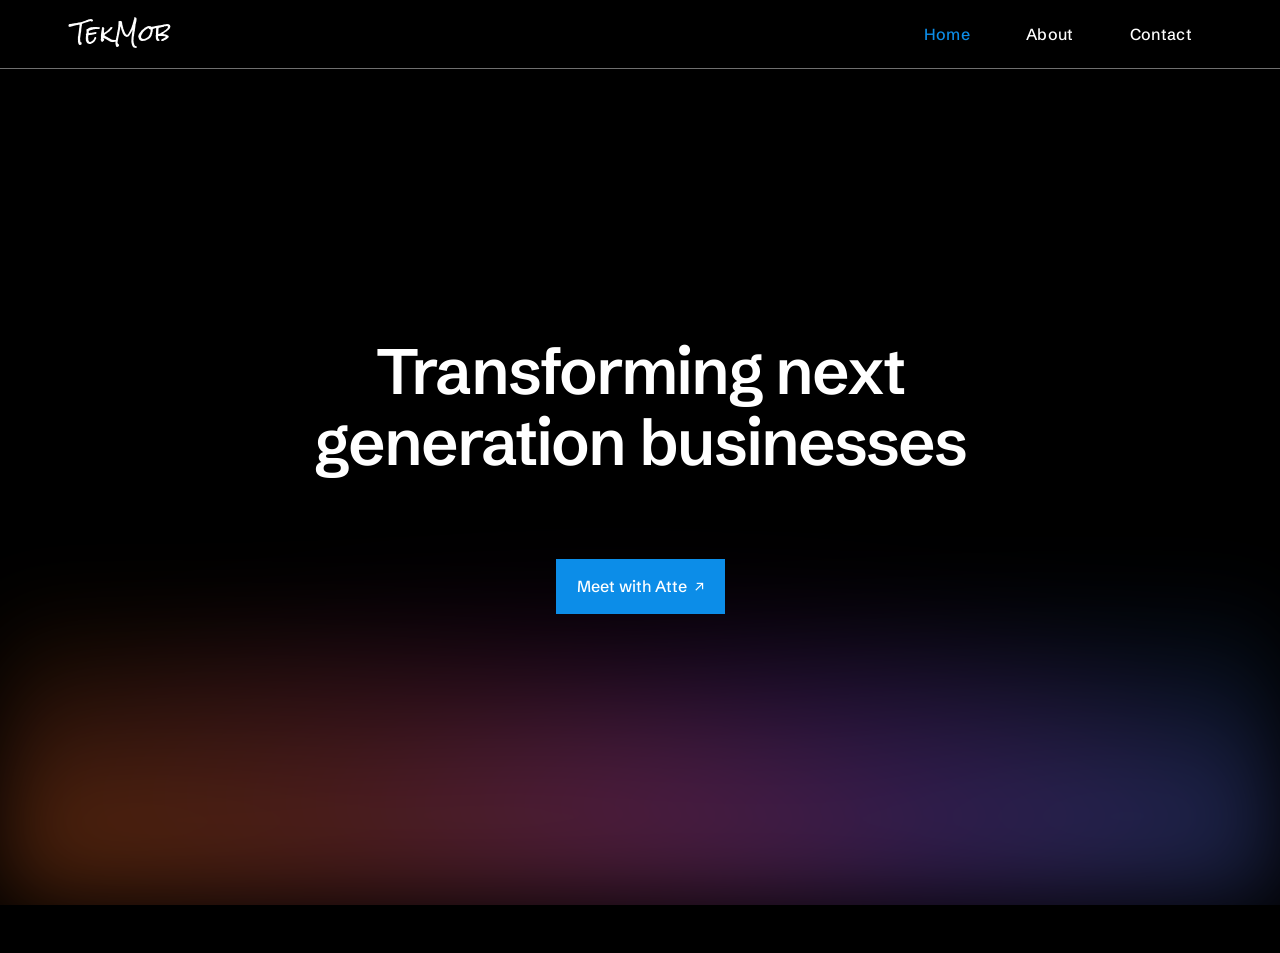
<file: index.html>
<!DOCTYPE html>
<html lang="en">
<head>
  <meta charset="UTF-8">
  <meta name="viewport" content="width=device-width, initial-scale=1.0">
  <title>Tekmob</title>
  <link rel="icon" type="image/svg+xml" href="favicon.svg">
  <link rel="preconnect" href="https://fonts.googleapis.com">
  <link rel="preconnect" href="https://fonts.gstatic.com" crossorigin>
  <link href="https://fonts.googleapis.com/css2?family=Rock+Salt&family=Schibsted+Grotesk:ital,wght@0,400..900;1,400..900&display=swap" rel="stylesheet">
  <link rel="stylesheet" href="styles.css">
</head>
<body>
  <header class="site-header">
    <nav class="nav" role="navigation" aria-label="Main navigation">
      <a href="#" class="logo" aria-label="TekMob home">
        <span class="logo-text">TekMob</span>
      </a>
      <ul class="nav-tabs" role="tablist">
        <li><button id="tab-home" class="tab-btn active" data-tab="home" aria-selected="true" role="tab">Home</button></li>
        <li><button id="tab-about" class="tab-btn" data-tab="about" aria-selected="false" role="tab">About</button></li>
        <li><button id="tab-contact" class="tab-btn" data-tab="contact" aria-selected="false" role="tab">Contact</button></li>
      </ul>
    </nav>
  </header>

  <main class="main-content">
    <!-- Home: hero pane + services pane (scroll threshold between) -->
    <section id="home" class="tab-panel tab-panel--home active" role="tabpanel" aria-labelledby="tab-home">
      <div class="home-viewport" id="home-viewport">
        <div class="home-track" id="home-track">
          <div class="home-pane home-pane--hero" id="home-pane-hero">
            <div class="landing-ambient landing-ambient--hero" aria-hidden="true"></div>
            <div class="hero-inner" id="home-hero-inner">
              <h1 class="tagline">Transforming next generation businesses</h1>
              <div class="hero-actions">
                <a href="https://calendar.proton.me/bookings#CppxBV-J1fGW0lrfEm2di80X8o7z9setK14ssYY563Q=" class="contact-link contact-link--accent" target="_blank" rel="noopener noreferrer">
                  Meet with Atte
                  <span class="link-arrow" aria-hidden="true">↗</span>
                </a>
              </div>
            </div>
          </div>
          <div class="home-pane home-pane--services" id="home-pane-services">
            <div class="landing-ambient landing-ambient--services" aria-hidden="true"></div>
            <div class="home-services-scroll" id="home-services-scroll">
              <div class="services">
                <h2 class="section-heading">Consulting services</h2>
                <div class="services-grid">
                  <article class="service-card">
                    <h3 class="service-title">Product &amp; Engineering</h3>
                    <p class="service-desc">Product development and building technical solutions. Electrical engineering, systems design and delivery. Focus on hardware, testing, microcontrollers, C programming, IoT, prototyping and radio technology. Experienced in measurements and fluent with high and low voltage analog systems.</p>
                  </article>
                  <article class="service-card">
                    <h3 class="service-title">Go-to-Market &amp; Sales</h3>
                    <p class="service-desc">Competitor analysis, sales strategy development and execution. New customer acquisition, managing CRM, outbound prospecting and outreach (cold calling). Testing product market fit assumptions and outbound approaches.</p>
                  </article>
                  <article class="service-card">
                    <h3 class="service-title">Management Advice</h3>
                    <p class="service-desc">Objective business counseling and personal leadership coaching. Internal current state analysis including recommendations on team management and interpersonal levels.</p>
                  </article>
                  <article class="service-card">
                    <h3 class="service-title">Security &amp; Control</h3>
                    <p class="service-desc">Operations risk analysis and system governance. Internal current state analysis versus industry best practices. Including policy assessment, system vulnerability analysis, networks and business information security.</p>
                  </article>
                </div>
              </div>
              <p class="home-services-footer">Tekmob Oy 3570087-5</p>
            </div>
          </div>
        </div>
      </div>
    </section>

    <!-- About -->
    <section id="about" class="tab-panel tab-panel--glow" role="tabpanel" aria-labelledby="tab-about" hidden>
      <div class="landing-ambient landing-ambient--page" aria-hidden="true"></div>
      <div class="about-content">
        <h2 class="section-heading">About Me</h2>
        <ul class="about-intro">
          <li>Solo consultant</li>
          <li>Master of Science</li>
          <li>Bachelor of Engineering</li>
        </ul>
        <div class="about-section">
          <h3 class="sub-heading">Background</h3>
          <p class="body-copy">Electronics engineer with a strong background in product development and building technical solutions. Track record of delivering in fast-paced, unstructured environments.</p>
        </div>
        <div class="about-section">
          <h3 class="sub-heading">Framework</h3>
          <p class="body-copy">Peter Block's <em>Flawless Consulting</em>: &ldquo;A Guide to Getting Your Expertise Used&rdquo;</p>
        </div>
        <div class="about-section">
          <h3 class="sub-heading">Resume</h3>
          <a href="./Resume%20Atte%20N%2E%2Epdf" class="contact-link contact-link--ghost" target="_blank" rel="noopener noreferrer">
            Open resume (PDF)
            <span class="link-arrow" aria-hidden="true">↗</span>
          </a>
        </div>
      </div>
    </section>

    <!-- Contact -->
    <section id="contact" class="tab-panel tab-panel--glow" role="tabpanel" aria-labelledby="tab-contact" hidden>
      <div class="landing-ambient landing-ambient--page" aria-hidden="true"></div>
      <div class="contact-content">
        <h2 class="section-heading">Get in Touch</h2>
        <div class="contact-links">
          <a href="https://github.com/mcatsku" class="contact-link contact-link--ghost" target="_blank" rel="noopener noreferrer">
            github.com/mcatsku
            <span class="link-arrow" aria-hidden="true">↗</span>
          </a>
          <a href="tel:+358451084774" class="contact-link contact-link--ghost">
            +358 45 108 4774
            <span class="link-arrow" aria-hidden="true">↗</span>
          </a>
          <a href="https://calendar.proton.me/bookings#CppxBV-J1fGW0lrfEm2di80X8o7z9setK14ssYY563Q=" class="contact-link contact-link--ghost" target="_blank" rel="noopener noreferrer">
            Meet with Atte
            <span class="link-arrow" aria-hidden="true">↗</span>
          </a>
          <a href="mailto:info@tekmob.fi" class="contact-btn">
            info@tekmob.fi
            <span class="link-arrow" aria-hidden="true">↗</span>
          </a>
        </div>
      </div>
    </section>
  </main>

  <footer class="site-footer">
    Tekmob Oy 3570087-5
  </footer>

  <script src="script.js"></script>
</body>
</html>
</file>
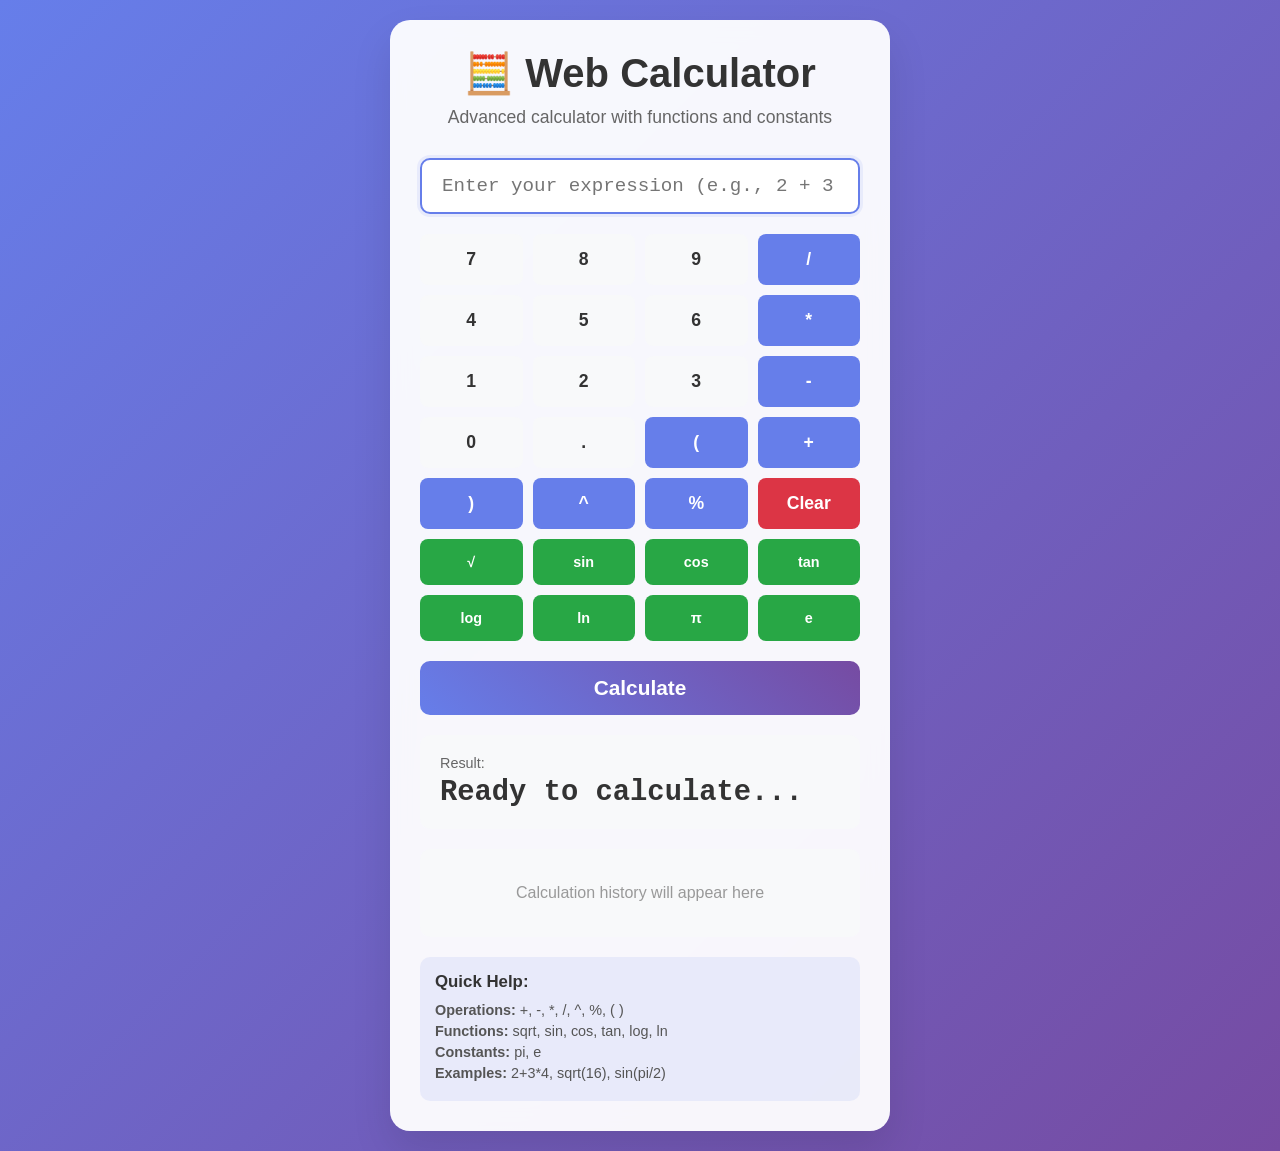
<file: calculator.html>
<!DOCTYPE html>
<html lang="en">
<head>
    <meta charset="UTF-8">
    <meta name="viewport" content="width=device-width, initial-scale=1.0">
    <title>🧮 Web Calculator</title>
    <style>
        * {
            margin: 0;
            padding: 0;
            box-sizing: border-box;
        }

        body {
            font-family: 'Segoe UI', Tahoma, Geneva, Verdana, sans-serif;
            background: linear-gradient(135deg, #667eea 0%, #764ba2 100%);
            min-height: 100vh;
            display: flex;
            align-items: center;
            justify-content: center;
            padding: 20px;
        }

        .calculator-container {
            background: rgba(255, 255, 255, 0.95);
            border-radius: 20px;
            padding: 30px;
            box-shadow: 0 20px 40px rgba(0, 0, 0, 0.1);
            backdrop-filter: blur(10px);
            max-width: 500px;
            width: 100%;
        }

        .header {
            text-align: center;
            margin-bottom: 30px;
        }

        .header h1 {
            color: #333;
            font-size: 2.5em;
            margin-bottom: 10px;
        }

        .header p {
            color: #666;
            font-size: 1.1em;
        }

        .input-section {
            margin-bottom: 20px;
        }

        .expression-input {
            width: 100%;
            padding: 15px 20px;
            font-size: 1.2em;
            border: 2px solid #e0e0e0;
            border-radius: 10px;
            outline: none;
            transition: all 0.3s ease;
            font-family: 'Courier New', monospace;
        }

        .expression-input:focus {
            border-color: #667eea;
            box-shadow: 0 0 0 3px rgba(102, 126, 234, 0.1);
        }

        .buttons-section {
            display: grid;
            grid-template-columns: repeat(4, 1fr);
            gap: 10px;
            margin-bottom: 20px;
        }

        .btn {
            padding: 15px;
            font-size: 1.1em;
            border: none;
            border-radius: 8px;
            cursor: pointer;
            transition: all 0.2s ease;
            font-weight: 600;
        }

        .btn:hover {
            transform: translateY(-2px);
            box-shadow: 0 4px 8px rgba(0, 0, 0, 0.2);
        }

        .btn-number {
            background: #f8f9fa;
            color: #333;
        }

        .btn-number:hover {
            background: #e9ecef;
        }

        .btn-operator {
            background: #667eea;
            color: white;
        }

        .btn-operator:hover {
            background: #5a6fd8;
        }

        .btn-function {
            background: #28a745;
            color: white;
            font-size: 0.9em;
        }

        .btn-function:hover {
            background: #218838;
        }

        .btn-special {
            background: #dc3545;
            color: white;
        }

        .btn-special:hover {
            background: #c82333;
        }

        .calculate-btn {
            width: 100%;
            padding: 15px;
            font-size: 1.3em;
            background: linear-gradient(45deg, #667eea, #764ba2);
            color: white;
            border: none;
            border-radius: 10px;
            cursor: pointer;
            font-weight: bold;
            transition: all 0.3s ease;
            margin-bottom: 20px;
        }

        .calculate-btn:hover {
            transform: translateY(-2px);
            box-shadow: 0 6px 12px rgba(0, 0, 0, 0.2);
        }

        .result-section {
            background: #f8f9fa;
            border-radius: 10px;
            padding: 20px;
            margin-bottom: 20px;
        }

        .result-label {
            color: #666;
            font-size: 0.9em;
            margin-bottom: 5px;
        }

        .result-value {
            font-size: 1.8em;
            font-weight: bold;
            color: #333;
            font-family: 'Courier New', monospace;
            word-break: break-all;
        }

        .history-section {
            max-height: 200px;
            overflow-y: auto;
            background: #f8f9fa;
            border-radius: 10px;
            padding: 15px;
        }

        .history-item {
            display: flex;
            justify-content: space-between;
            padding: 5px 0;
            border-bottom: 1px solid #e0e0e0;
            font-family: 'Courier New', monospace;
        }

        .history-item:last-child {
            border-bottom: none;
        }

        .history-expression {
            color: #666;
        }

        .history-result {
            color: #333;
            font-weight: bold;
        }

        .help-section {
            margin-top: 20px;
            padding: 15px;
            background: rgba(102, 126, 234, 0.1);
            border-radius: 10px;
            font-size: 0.9em;
            color: #555;
        }

        .help-section h3 {
            margin-bottom: 10px;
            color: #333;
        }

        .help-section ul {
            list-style: none;
            padding-left: 0;
        }

        .help-section li {
            margin-bottom: 5px;
        }

        .error {
            color: #dc3545;
            font-weight: bold;
        }

        @media (max-width: 600px) {
            .calculator-container {
                padding: 20px;
            }
            
            .header h1 {
                font-size: 2em;
            }
            
            .buttons-section {
                grid-template-columns: repeat(3, 1fr);
            }
        }
    </style>
</head>
<body>
    <div class="calculator-container">
        <div class="header">
            <h1>🧮 Web Calculator</h1>
            <p>Advanced calculator with functions and constants</p>
        </div>

        <div class="input-section">
            <input type="text" id="expressionInput" class="expression-input" 
                   placeholder="Enter your expression (e.g., 2 + 3 * 4, sqrt(16), sin(pi/2))"
                   autocomplete="off">
        </div>

        <div class="buttons-section">
            <!-- Numbers -->
            <button class="btn btn-number" onclick="appendToExpression('7')">7</button>
            <button class="btn btn-number" onclick="appendToExpression('8')">8</button>
            <button class="btn btn-number" onclick="appendToExpression('9')">9</button>
            <button class="btn btn-operator" onclick="appendToExpression('/')">/</button>
            
            <button class="btn btn-number" onclick="appendToExpression('4')">4</button>
            <button class="btn btn-number" onclick="appendToExpression('5')">5</button>
            <button class="btn btn-number" onclick="appendToExpression('6')">6</button>
            <button class="btn btn-operator" onclick="appendToExpression('*')">*</button>
            
            <button class="btn btn-number" onclick="appendToExpression('1')">1</button>
            <button class="btn btn-number" onclick="appendToExpression('2')">2</button>
            <button class="btn btn-number" onclick="appendToExpression('3')">3</button>
            <button class="btn btn-operator" onclick="appendToExpression('-')">-</button>
            
            <button class="btn btn-number" onclick="appendToExpression('0')">0</button>
            <button class="btn btn-number" onclick="appendToExpression('.')">.</button>
            <button class="btn btn-operator" onclick="appendToExpression('(')">(</button>
            <button class="btn btn-operator" onclick="appendToExpression('+')">+</button>
            
            <!-- Functions and operators -->
            <button class="btn btn-operator" onclick="appendToExpression(')')">)</button>
            <button class="btn btn-operator" onclick="appendToExpression('^')">^</button>
            <button class="btn btn-operator" onclick="appendToExpression('%')">%</button>
            <button class="btn btn-special" onclick="clearExpression()">Clear</button>
            
            <button class="btn btn-function" onclick="appendToExpression('sqrt(')">√</button>
            <button class="btn btn-function" onclick="appendToExpression('sin(')">sin</button>
            <button class="btn btn-function" onclick="appendToExpression('cos(')">cos</button>
            <button class="btn btn-function" onclick="appendToExpression('tan(')">tan</button>
            
            <button class="btn btn-function" onclick="appendToExpression('log(')">log</button>
            <button class="btn btn-function" onclick="appendToExpression('ln(')">ln</button>
            <button class="btn btn-function" onclick="appendToExpression('pi')">π</button>
            <button class="btn btn-function" onclick="appendToExpression('e')">e</button>
        </div>

        <button class="calculate-btn" onclick="calculate()">Calculate</button>

        <div class="result-section">
            <div class="result-label">Result:</div>
            <div id="result" class="result-value">Ready to calculate...</div>
        </div>

        <div class="history-section" id="history">
            <div style="text-align: center; color: #999; padding: 20px;">
                Calculation history will appear here
            </div>
        </div>

        <div class="help-section">
            <h3>Quick Help:</h3>
            <ul>
                <li><strong>Operations:</strong> +, -, *, /, ^, %, ( )</li>
                <li><strong>Functions:</strong> sqrt, sin, cos, tan, log, ln</li>
                <li><strong>Constants:</strong> pi, e</li>
                <li><strong>Examples:</strong> 2+3*4, sqrt(16), sin(pi/2)</li>
            </ul>
        </div>
    </div>

    <script>
        class WebCalculator {
            constructor() {
                this.operators = {
                    '+': { precedence: 1, fn: (a, b) => a + b },
                    '-': { precedence: 1, fn: (a, b) => a - b },
                    '*': { precedence: 2, fn: (a, b) => a * b },
                    '/': { precedence: 2, fn: (a, b) => a / b },
                    '%': { precedence: 2, fn: (a, b) => a % b },
                    '^': { precedence: 3, fn: (a, b) => Math.pow(a, b) },
                    '**': { precedence: 3, fn: (a, b) => Math.pow(a, b) }
                };

                this.functions = {
                    'sin': Math.sin,
                    'cos': Math.cos,
                    'tan': Math.tan,
                    'sqrt': Math.sqrt,
                    'log': Math.log10,
                    'ln': Math.log,
                    'abs': Math.abs,
                    'round': Math.round
                };

                this.constants = {
                    'pi': Math.PI,
                    'e': Math.E
                };

                this.history = [];
            }

            tokenize(expression) {
                // Replace constants
                for (const [name, value] of Object.entries(this.constants)) {
                    expression = expression.replace(new RegExp(name, 'g'), value.toString());
                }

                // Tokenize
                const pattern = /(\d+\.?\d*|[+\-*/()^%]|\*\*|[a-zA-Z_]\w*)/g;
                return expression.replace(/\s/g, '').match(pattern) || [];
            }

            infixToPostfix(tokens) {
                const output = [];
                const operatorStack = [];

                for (const token of tokens) {
                    if (this.isNumber(token)) {
                        output.push(token);
                    } else if (token in this.functions) {
                        operatorStack.push(token);
                    } else if (token in this.operators) {
                        while (operatorStack.length > 0 &&
                               operatorStack[operatorStack.length - 1] !== '(' &&
                               operatorStack[operatorStack.length - 1] in this.operators &&
                               this.operators[operatorStack[operatorStack.length - 1]].precedence >= 
                               this.operators[token].precedence) {
                            output.push(operatorStack.pop());
                        }
                        operatorStack.push(token);
                    } else if (token === '(') {
                        operatorStack.push(token);
                    } else if (token === ')') {
                        while (operatorStack.length > 0 && operatorStack[operatorStack.length - 1] !== '(') {
                            output.push(operatorStack.pop());
                        }
                        if (operatorStack.length > 0 && operatorStack[operatorStack.length - 1] === '(') {
                            operatorStack.pop();
                        }
                        if (operatorStack.length > 0 && operatorStack[operatorStack.length - 1] in this.functions) {
                            output.push(operatorStack.pop());
                        }
                    }
                }

                while (operatorStack.length > 0) {
                    output.push(operatorStack.pop());
                }

                return output;
            }

            evaluatePostfix(postfix) {
                const stack = [];

                for (const token of postfix) {
                    if (this.isNumber(token)) {
                        stack.push(parseFloat(token));
                    } else if (token in this.operators) {
                        if (stack.length < 2) {
                            throw new Error(`Not enough operands for '${token}'`);
                        }
                        const b = stack.pop();
                        const a = stack.pop();
                        const result = this.operators[token].fn(a, b);
                        stack.push(result);
                    } else if (token in this.functions) {
                        if (stack.length < 1) {
                            throw new Error(`Not enough arguments for '${token}'`);
                        }
                        const a = stack.pop();
                        const result = this.functions[token](a);
                        stack.push(result);
                    }
                }

                if (stack.length !== 1) {
                    throw new Error('Invalid expression');
                }

                return stack[0];
            }

            isNumber(token) {
                return !isNaN(parseFloat(token)) && isFinite(token);
            }

            calculate(expression) {
                try {
                    if (!expression.trim()) {
                        throw new Error('Empty expression');
                    }

                    const tokens = this.tokenize(expression);
                    const postfix = this.infixToPostfix(tokens);
                    const result = this.evaluatePostfix(postfix);

                    if (!isFinite(result)) {
                        throw new Error('Result is not finite');
                    }

                    // Format result
                    const formattedResult = Number.isInteger(result) ? result : 
                                          parseFloat(result.toFixed(10));
                    
                    // Add to history
                    this.addToHistory(expression, formattedResult);
                    
                    return formattedResult;

                } catch (error) {
                    if (error.message.includes('Division by zero') || 
                        (typeof error.result === 'number' && !isFinite(error.result))) {
                        throw new Error('Division by zero');
                    }
                    throw error;
                }
            }

            addToHistory(expression, result) {
                this.history.unshift({ expression, result });
                if (this.history.length > 10) {
                    this.history.pop();
                }
                this.updateHistoryDisplay();
            }

            updateHistoryDisplay() {
                const historyDiv = document.getElementById('history');
                if (this.history.length === 0) {
                    historyDiv.innerHTML = '<div style="text-align: center; color: #999; padding: 20px;">Calculation history will appear here</div>';
                    return;
                }

                historyDiv.innerHTML = this.history.map(item => `
                    <div class="history-item">
                        <span class="history-expression">${item.expression}</span>
                        <span class="history-result">${item.result}</span>
                    </div>
                `).join('');
            }
        }

        // Initialize calculator
        const calculator = new WebCalculator();

        // DOM functions
        function appendToExpression(value) {
            const input = document.getElementById('expressionInput');
            input.value += value;
            input.focus();
        }

        function clearExpression() {
            document.getElementById('expressionInput').value = '';
            document.getElementById('result').textContent = 'Ready to calculate...';
            document.getElementById('result').className = 'result-value';
        }

        function calculate() {
            const expression = document.getElementById('expressionInput').value;
            const resultDiv = document.getElementById('result');
            
            try {
                const result = calculator.calculate(expression);
                resultDiv.textContent = result;
                resultDiv.className = 'result-value';
            } catch (error) {
                resultDiv.textContent = `Error: ${error.message}`;
                resultDiv.className = 'result-value error';
            }
        }

        // Event listeners
        document.getElementById('expressionInput').addEventListener('keypress', function(e) {
            if (e.key === 'Enter') {
                calculate();
            }
        });

        // Focus input on page load
        window.addEventListener('load', function() {
            document.getElementById('expressionInput').focus();
        });
    </script>
</body>
</html>
</file>
<file: styles.css>
/* ============================================
   Tekmob - Design System
   ============================================ */

:root {
  /* Colors */
  --color-bg: #000000;
  --color-secondary: #6F6F6F;
  --color-text: #FFFFFF;
  --color-accent: #0C8DE8;

  /* Typography */
  --font-body: "Schibsted Grotesk", system-ui, sans-serif;
  --font-logo: "Rock Salt", cursive;

  /* Spacing */
  --space-xs: 0.25rem;
  --space-sm: 0.5rem;
  --space-md: 1rem;
  --space-lg: 1.5rem;
  --space-xl: 2rem;
  --space-2xl: 3rem;
  --space-3xl: 4rem;

  /* Layout */
  --max-width: 1200px;
  --nav-height: 4rem;
  --footer-height: 3.25rem;

  /* Landing ribbon palette (warm → cool) */
  --ribbon-warm: #ff5f8f;
  --ribbon-mid: #c084fc;
  --ribbon-cool: #22d3ee;
  --ribbon-glow-warm: rgba(255, 95, 143, 0.28);
  --ribbon-glow-mid: rgba(168, 85, 247, 0.2);
  --ribbon-glow-cool: rgba(34, 211, 238, 0.22);
}

/* Reset & Base */
*, *::before, *::after {
  box-sizing: border-box;
}

html {
  scroll-behavior: smooth;
  min-height: 100%;
  min-height: 100dvh;
}

body {
  margin: 0;
  font-family: var(--font-body);
  font-size: 1rem;
  line-height: 1.6;
  color: var(--color-text);
  background-color: var(--color-bg);
  min-height: 100%;
  min-height: 100dvh;
  display: flex;
  flex-direction: column;
}

/* Header & Navigation */
.site-header {
  position: sticky;
  top: 0;
  z-index: 100;
  flex-shrink: 0;
  background-color: var(--color-bg);
  border-bottom: 1px solid var(--color-secondary);
}

.nav {
  display: flex;
  align-items: center;
  justify-content: space-between;
  gap: var(--space-md);
  max-width: var(--max-width);
  margin: 0 auto;
  padding: var(--space-md) var(--space-xl);
  min-height: var(--nav-height);
}

.logo {
  font-family: var(--font-logo);
  font-size: 1.35rem;
  color: var(--color-text);
  text-decoration: none;
  display: flex;
  flex-direction: column;
  line-height: 1.2;
  gap: 0.35rem;
  letter-spacing: 0.02em;
}

.logo:hover {
  color: var(--color-text);
}

.logo-text {
  font-size: 1em;
}

.nav-tabs {
  display: flex;
  flex-direction: row;
  align-items: center;
  list-style: none;
  margin: 0;
  padding: 0;
  gap: var(--space-lg);
  flex-shrink: 0;
}

.tab-btn {
  font-family: var(--font-body);
  font-size: 1rem;
  font-weight: 500;
  color: var(--color-text);
  background: none;
  border: none;
  cursor: pointer;
  padding: var(--space-sm) var(--space-md);
  letter-spacing: 0.02em;
  transition: color 0.2s ease;
  white-space: nowrap;
}

.tab-btn:hover {
  color: var(--color-accent);
}

.tab-btn.active {
  color: var(--color-accent);
}

/* Main Content */
.main-content {
  flex: 1 1 auto;
  display: flex;
  flex-direction: column;
  min-height: 0;
  max-width: var(--max-width);
  margin: 0 auto;
  padding: var(--space-2xl) var(--space-xl);
  width: 100%;
}

.main-content:has(#home.active) {
  padding-top: 0;
  padding-left: 0;
  padding-right: 0;
  max-width: none;
  width: 100%;
}

.main-content:has(#about.active),
.main-content:has(#contact.active) {
  display: flex;
  flex-direction: column;
  min-height: 0;
  padding-bottom: 0;
}

body.body--home-active {
  overflow: hidden;
  padding-bottom: 0;
}

body.body--home-active .site-footer {
  display: none;
}

.site-footer {
  position: relative;
  z-index: 10;
  flex-shrink: 0;
  width: 100%;
  margin-top: auto;
  padding: var(--space-lg) var(--space-xl);
  text-align: center;
  font-size: 0.875rem;
  color: var(--color-secondary);
  background: transparent;
}

/* Tab Panels */
.tab-panel {
  display: none;
  animation: fadeIn 0.3s ease;
}

.tab-panel.active {
  display: block;
}

.tab-panel.tab-panel--home.active {
  display: flex;
  flex-direction: column;
  flex: 1;
  min-height: 0;
}

@keyframes fadeIn {
  from { opacity: 0; }
  to { opacity: 1; }
}

/* Typography */
.section-heading {
  font-family: var(--font-body);
  font-size: 1.5rem;
  font-weight: 600;
  text-transform: uppercase;
  letter-spacing: 0.1em;
  margin: 0 0 var(--space-xl);
  color: var(--color-text);
}

.sub-heading {
  font-family: var(--font-body);
  font-size: 1.125rem;
  font-weight: 600;
  text-transform: uppercase;
  letter-spacing: 0.08em;
  margin: var(--space-xl) 0 var(--space-md);
  color: var(--color-text);
}

.sub-heading:first-of-type {
  margin-top: 0;
}

.body-copy {
  margin: 0 0 var(--space-md);
  color: var(--color-text);
  max-width: 65ch;
  font-size: 0.9375rem;
  font-weight: 400;
  line-height: 1.65;
}

/* Home — two-pane viewport (hero + What I Offer) */
.home-viewport {
  position: relative;
  left: 50%;
  right: 50%;
  margin-left: -50vw;
  margin-right: -50vw;
  width: 100vw;
  --home-viewport-h: calc(100dvh - var(--nav-height));
  height: var(--home-viewport-h);
  max-height: var(--home-viewport-h);
  min-height: var(--home-viewport-h);
  overflow: hidden;
  overscroll-behavior: none;
  /* Definite main size: avoid flex:1 (basis 0%) collapsing with content-sized ancestors */
  flex: 0 0 var(--home-viewport-h);
}

.home-track {
  display: flex;
  flex-direction: column;
  height: calc(var(--home-viewport-h) * 2);
  min-height: calc(var(--home-viewport-h) * 2);
  transform: translate3d(0, 0, 0);
  transition: transform 0.85s cubic-bezier(0.22, 1, 0.36, 1);
  will-change: transform;
}

.home-track.home-track--services {
  transform: translate3d(0, -50%, 0);
}

.home-pane {
  position: relative;
  flex: 0 0 50%;
  min-height: var(--home-viewport-h);
  overflow: hidden;
}

.home-pane--hero {
  display: flex;
  align-items: center;
  justify-content: center;
  padding-top: clamp(0.5rem, 5vh, 2rem);
  background-color: var(--color-bg);
}

/* Soft ribbon glow behind hero + services (matches wave reference) */
.landing-ambient {
  position: absolute;
  inset: 0;
  pointer-events: none;
  z-index: 0;
}

.landing-ambient--hero {
  top: 0;
  bottom: 0;
  filter: blur(42px);
  transform: translateZ(0);
  opacity: 0.55;
  background:
    radial-gradient(ellipse 130% 60% at 8% 92%, rgba(249, 115, 22, 0.55), transparent 50%),
    radial-gradient(ellipse 110% 55% at 48% 88%, rgba(192, 38, 211, 0.48), transparent 52%),
    radial-gradient(ellipse 125% 58% at 88% 90%, rgba(59, 130, 246, 0.52), transparent 50%),
    radial-gradient(ellipse 90% 45% at 62% 95%, rgba(236, 72, 153, 0.28), transparent 55%);
}

/* Blue-dominant living glow for About / Contact (home hero palette) */
.landing-ambient--page {
  filter: blur(48px);
  transform: translateZ(0);
  opacity: 0.65;
  background:
    linear-gradient(
      to bottom,
      transparent 0%,
      rgba(59, 130, 246, 0.06) 28%,
      rgba(59, 130, 246, 0.18) 58%,
      rgba(59, 130, 246, 0.32) 82%,
      rgba(37, 99, 235, 0.48) 100%
    );
}

.landing-ambient--page::before,
.landing-ambient--page::after {
  content: '';
  position: absolute;
  top: -5%;
  left: -40%;
  right: -40%;
  bottom: -35%;
  border-radius: 50%;
  will-change: transform, opacity;
}

.landing-ambient--page::before {
  background:
    radial-gradient(ellipse 72% 62% at 8% 108%, rgba(249, 115, 22, 0.26), transparent 58%),
    radial-gradient(ellipse 78% 68% at 28% 106%, rgba(192, 38, 211, 0.3), transparent 55%),
    radial-gradient(ellipse 95% 78% at 50% 110%, rgba(59, 130, 246, 0.72), transparent 52%),
    radial-gradient(ellipse 78% 68% at 72% 106%, rgba(59, 130, 246, 0.68), transparent 52%),
    radial-gradient(ellipse 72% 62% at 92% 108%, rgba(34, 211, 238, 0.44), transparent 55%),
    radial-gradient(ellipse 110% 70% at 50% 115%, rgba(59, 130, 246, 0.55), transparent 58%),
    radial-gradient(ellipse 50% 40% at 62% 95%, rgba(236, 72, 153, 0.2), transparent 60%);
}

.landing-ambient--page::after {
  background:
    radial-gradient(ellipse 130% 90% at 50% 115%, rgba(59, 130, 246, 0.62), transparent 56%),
    radial-gradient(ellipse 70% 58% at 12% 110%, rgba(34, 211, 238, 0.38), transparent 55%),
    radial-gradient(ellipse 70% 58% at 88% 110%, rgba(59, 130, 246, 0.42), transparent 55%);
  mix-blend-mode: screen;
  opacity: 0.95;
}

@media (prefers-reduced-motion: no-preference) {
  .landing-ambient--page::before {
    animation: page-glow-drift-a 22s ease-in-out infinite;
  }

  .landing-ambient--page::after {
    animation: page-glow-drift-b 17s ease-in-out infinite;
  }
}

@keyframes page-glow-drift-a {
  0%, 100% {
    transform: translate(0, 0) scale(1);
    opacity: 1;
  }
  40% {
    transform: translate(5%, -4%) scale(1.07);
    opacity: 0.92;
  }
  70% {
    transform: translate(-4%, 3%) scale(0.96);
    opacity: 1;
  }
}

@keyframes page-glow-drift-b {
  0%, 100% {
    transform: translate(0, 0) scale(1);
    opacity: 0.85;
  }
  50% {
    transform: translate(-6%, 2%) scale(1.1);
    opacity: 1;
  }
}

.landing-ambient--services {
  background:
    radial-gradient(ellipse 100% 55% at 50% 0%, var(--ribbon-glow-mid), transparent 62%),
    radial-gradient(ellipse 80% 40% at 20% 8%, var(--ribbon-glow-warm), transparent 55%),
    radial-gradient(ellipse 80% 40% at 80% 12%, var(--ribbon-glow-cool), transparent 55%);
  -webkit-mask-image: linear-gradient(to bottom, #000 0%, #000 35%, transparent 100%);
  mask-image: linear-gradient(to bottom, #000 0%, #000 35%, transparent 100%);
}

.hero-inner {
  position: relative;
  z-index: 2;
  display: flex;
  flex-direction: column;
  align-items: center;
  text-align: center;
  gap: var(--space-xl);
  width: 100%;
  max-width: min(52rem, calc(100% - var(--space-2xl) * 2));
  margin: clamp(-2.5rem, -8vh, -0.75rem) auto 0;
  padding: var(--space-md) clamp(var(--space-xl), 6vw, var(--space-3xl)) var(--space-xl);
  transform: translateY(var(--home-pull, 0px));
  transition: transform 0.12s ease-out;
}

@media (max-width: 640px) {
  .hero-inner {
    padding-left: var(--space-xl);
    padding-right: var(--space-xl);
  }
}

.hero-actions {
  display: flex;
  flex-wrap: wrap;
  justify-content: center;
  width: 100%;
  gap: var(--space-md);
  margin-top: clamp(1.25rem, 6vh, 3rem);
}

.home-scroll-hint {
  position: absolute;
  bottom: var(--space-xl);
  left: 50%;
  transform: translateX(-50%);
  margin: 0;
  font-size: 0.75rem;
  font-weight: 500;
  letter-spacing: 0.14em;
  text-transform: uppercase;
  color: var(--color-secondary);
  cursor: pointer;
  transition: opacity 0.35s ease, color 0.2s ease;
  user-select: none;
}

.home-scroll-hint:hover,
.home-scroll-hint:focus-visible {
  color: var(--color-text);
  outline: none;
}

.home-viewport.home-viewport--pane-services .home-scroll-hint {
  opacity: 0;
  pointer-events: none;
}

.home-pane--services {
  background-color: var(--color-bg);
}

.home-services-scroll {
  position: relative;
  z-index: 1;
  height: 100%;
  overflow-y: auto;
  overflow-x: hidden;
  overscroll-behavior: contain;
  -webkit-overflow-scrolling: touch;
}

.home-services-scroll .services {
  position: relative;
  z-index: 1;
  max-width: var(--max-width);
  margin: 0 auto;
  padding: var(--space-2xl) var(--space-xl) var(--space-xl);
}

.home-services-footer {
  position: relative;
  z-index: 1;
  max-width: var(--max-width);
  margin: 0 auto;
  padding: var(--space-xl) var(--space-xl) var(--space-3xl);
  text-align: center;
  font-size: 0.875rem;
  color: var(--color-secondary);
}

.home-services-scroll .section-heading {
  color: var(--color-text);
}

@media (prefers-reduced-motion: reduce) {
  .home-track {
    transition-duration: 0.01ms;
  }

}

/* Home / Services */
.tagline {
  font-family: var(--font-body);
  font-size: clamp(2.5rem, 7.5vw, 4rem);
  font-weight: 600;
  letter-spacing: -0.03em;
  line-height: 1.12;
  margin: 0;
  color: var(--color-text);
  max-width: 22ch;
  text-align: center;
}

.services-grid {
  display: grid;
  grid-template-columns: 1fr;
  gap: var(--space-xl);
}

@media (min-width: 640px) {
  .services-grid {
    grid-template-columns: repeat(2, minmax(0, 1fr));
  }
}

.service-card {
  position: relative;
  padding: var(--space-xl);
  background: rgba(255, 255, 255, 0.04);
  border: 1px solid rgba(255, 255, 255, 0.12);
  border-radius: 2px;
  backdrop-filter: blur(10px);
  -webkit-backdrop-filter: blur(10px);
  box-shadow: 0 12px 40px rgba(0, 0, 0, 0.35);
  transition: border-color 0.25s ease, box-shadow 0.25s ease, transform 0.25s ease;
}

.service-card::before {
  content: "";
  position: absolute;
  inset: 0;
  padding: 1px;
  border-radius: 2px;
  background: linear-gradient(
    135deg,
    rgba(255, 95, 143, 0.55) 0%,
    rgba(192, 132, 252, 0.4) 45%,
    rgba(34, 211, 238, 0.45) 100%
  );
  -webkit-mask:
    linear-gradient(#fff 0 0) content-box,
    linear-gradient(#fff 0 0);
  mask:
    linear-gradient(#fff 0 0) content-box,
    linear-gradient(#fff 0 0);
  -webkit-mask-composite: xor;
  mask-composite: exclude;
  pointer-events: none;
}

.service-card:hover {
  border-color: rgba(255, 255, 255, 0.22);
  box-shadow:
    0 16px 48px rgba(0, 0, 0, 0.45),
    0 0 32px var(--ribbon-glow-mid);
  transform: translateY(-2px);
}

.service-title {
  font-family: var(--font-body);
  font-size: 1rem;
  font-weight: 600;
  text-transform: uppercase;
  letter-spacing: 0.12em;
  margin: 0 0 var(--space-md);
  color: var(--color-text);
}

.service-desc {
  margin: 0;
  color: var(--color-text);
  font-size: 0.9375rem;
  font-weight: 400;
  line-height: 1.65;
}

/* About / Contact — full-viewport glow panels */
.tab-panel--glow {
  position: relative;
  flex: 1 1 auto;
  min-height: 0;
  background-color: var(--color-bg);
}

.tab-panel--glow.active {
  display: flex;
  flex-direction: column;
}

.tab-panel--glow .about-content,
.tab-panel--glow .contact-content {
  position: relative;
  z-index: 2;
  flex: 1;
}

.about-content {
  max-width: 720px;
}

.about-content > .section-heading {
  margin-bottom: var(--space-lg);
}

.about-intro {
  list-style: none;
  margin: 0 0 var(--space-2xl);
  padding: 0;
  max-width: 65ch;
  font-size: 0.9375rem;
  font-weight: 400;
  line-height: 1.65;
  color: var(--color-text);
}

.about-intro li + li {
  margin-top: var(--space-sm);
}

.about-section + .about-section {
  margin-top: var(--space-3xl);
}

.about-section .sub-heading {
  margin-top: 0;
}

.about-section .body-copy:last-child {
  margin-bottom: 0;
}

/* Contact */
.contact-content {
  max-width: 480px;
}

.contact-links {
  display: flex;
  flex-direction: column;
  gap: var(--space-lg);
  margin-top: var(--space-xl);
}

.contact-btn {
  display: inline-flex;
  align-items: center;
  justify-content: center;
  gap: 0.5rem;
  padding: 0.875rem 1.25rem;
  min-height: 3rem;
  background-color: var(--color-text);
  color: var(--color-bg);
  border: 1px solid var(--color-text);
  font-family: var(--font-body);
  font-size: 1rem;
  font-weight: 500;
  text-decoration: none;
  transition: background-color 0.2s ease, border-color 0.2s ease, color 0.2s ease;
  width: fit-content;
}

.contact-btn:hover {
  background-color: #e8e8e8;
  border-color: #e8e8e8;
  color: var(--color-bg);
}

.contact-link {
  display: inline-flex;
  align-items: center;
  justify-content: center;
  gap: 0.5rem;
  padding: 0.875rem 1.25rem;
  min-height: 3rem;
  color: var(--color-text);
  font-family: var(--font-body);
  font-size: 1rem;
  font-weight: 500;
  text-decoration: none;
  border: 1px solid transparent;
  transition: border-color 0.2s ease, color 0.2s ease, background-color 0.2s ease;
  width: fit-content;
}

.contact-link--ghost {
  background-color: var(--color-bg);
  border-color: var(--color-text);
}

.contact-link--ghost:hover {
  color: var(--color-accent);
  border-color: var(--color-accent);
}

.contact-link--accent {
  background-color: var(--color-accent);
  border-color: var(--color-accent);
  color: #fff;
}

.contact-link--accent:hover {
  background-color: color-mix(in srgb, var(--color-accent) 82%, white);
  border-color: color-mix(in srgb, var(--color-accent) 82%, white);
  color: #fff;
}

.contact-link--accent:focus-visible {
  outline: 2px solid color-mix(in srgb, var(--color-accent) 70%, black);
  outline-offset: 2px;
}

.link-arrow {
  font-size: 0.95em;
  line-height: 1;
  font-weight: 400;
}

/* Responsive */
@media (max-width: 768px) {
  .nav {
    padding: var(--space-md);
    gap: var(--space-sm);
    overflow-x: auto;
    -webkit-overflow-scrolling: touch;
    scrollbar-width: thin;
  }

  .nav-tabs {
    gap: var(--space-xs);
    margin-left: auto;
  }

  .tab-btn {
    padding: var(--space-xs) var(--space-sm);
    font-size: 0.8125rem;
  }

  .logo {
    font-size: 1.1rem;
  }

  .main-content {
    padding: var(--space-xl) var(--space-md);
  }

  .main-content:has(#home.active) {
    padding-left: 0;
    padding-right: 0;
    padding-top: 0;
  }

  .site-footer {
    padding: var(--space-md) var(--space-md);
  }

}
</file>
